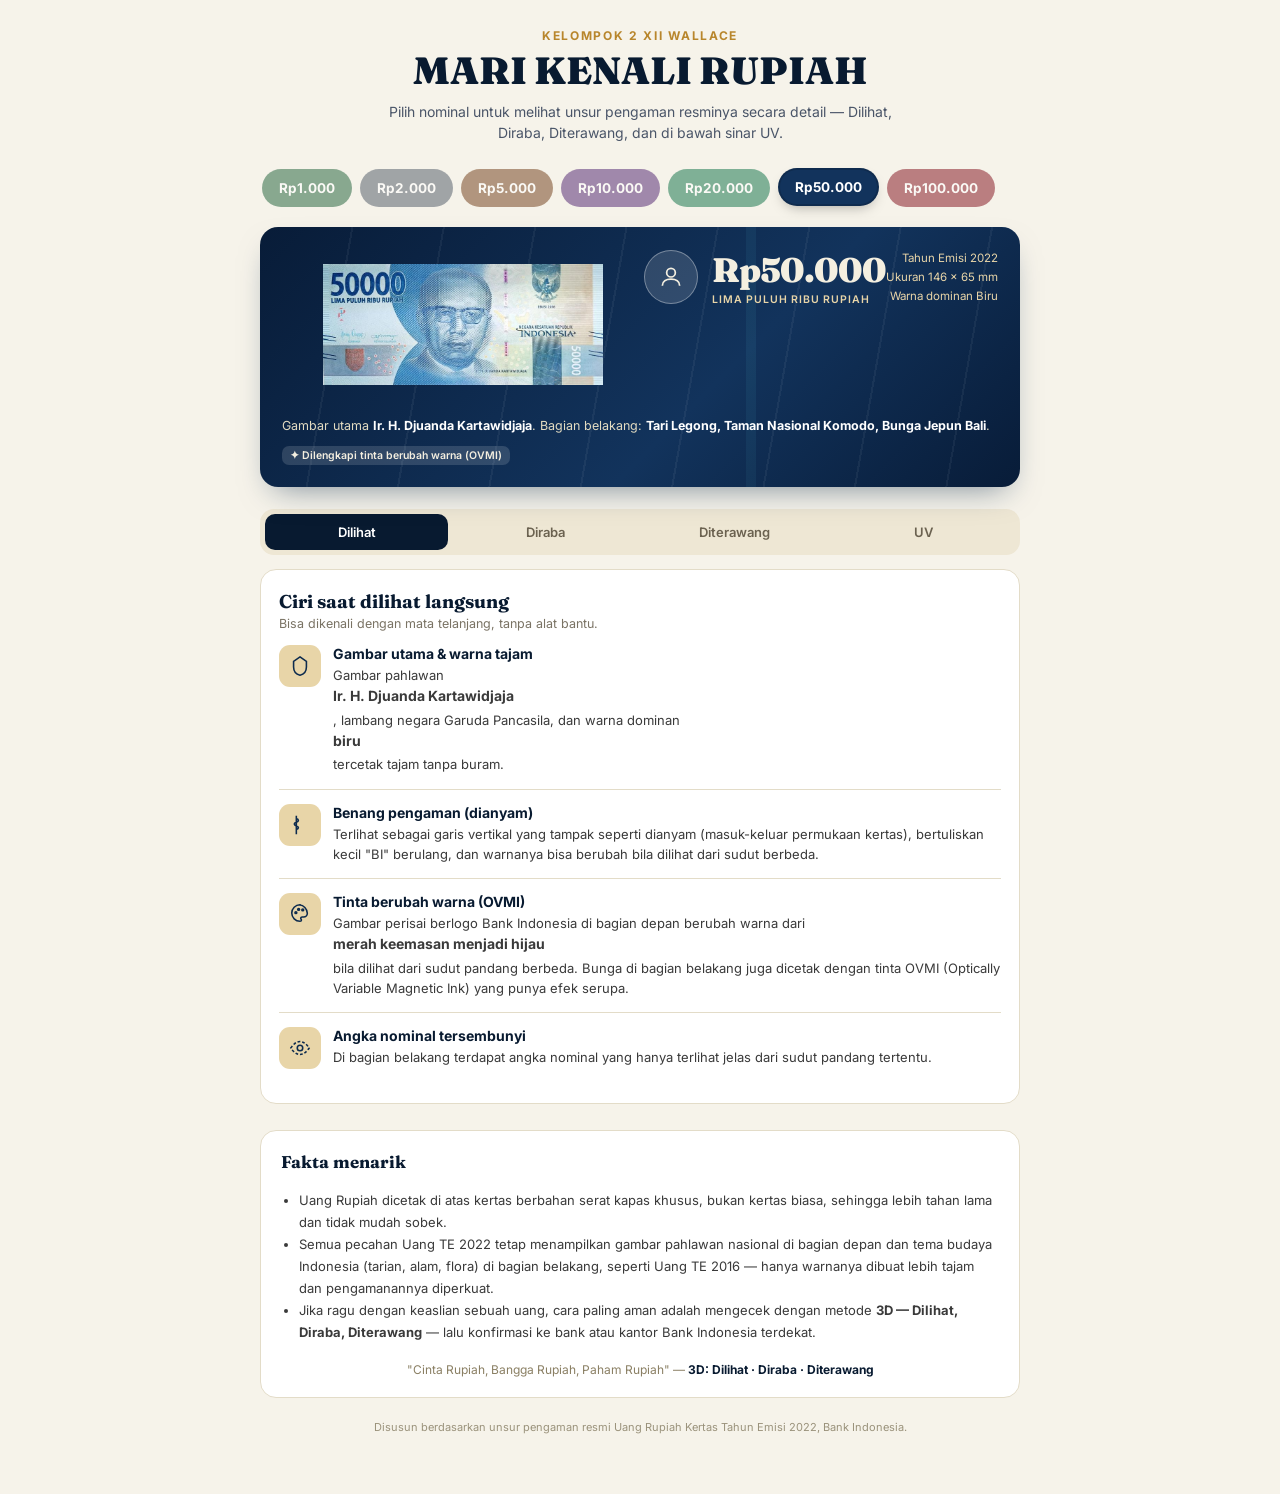
<file: index.html>
<!DOCTYPE html>
<html lang="id">
<head>
  <link rel="stylesheet" href="style.css">
<meta charset="UTF-8">
<meta name="viewport" content="width=device-width, initial-scale=1.0">
<title>Ciri Keaslian Uang Rupiah — 7 Pecahan TE 2022</title>
<style>
  @import url('https://fonts.googleapis.com/css2?family=Fraunces:opsz,wght@9..144,500;9..144,700;9..144,900&family=Inter:wght@400;500;600;700&display=swap');

  :root{
    --ink:#0d2b4e; --ink-deep:#081a30; --paper:#f6f3ea; --card:#ffffff;
    --gold:#b8862c; --gold-soft:#e8d5a8; --uv:#5b2fb0; --uv-glow:#9b6bff;
    --line:#e3dcc8; --accent:#12335c;
  }
  *{box-sizing:border-box;}
  body{margin:0;background:var(--paper);font-family:'Inter',sans-serif;color:var(--ink-deep);padding:28px 14px 60px;}
  .wrap{max-width:760px;margin:0 auto;}

  header{text-align:center;margin-bottom:22px;}
  .eyebrow{font-size:12px;letter-spacing:.14em;text-transform:uppercase;color:var(--gold);font-weight:700;margin-bottom:8px;}
  h1{font-family:'Fraunces',serif;font-weight:900;font-size:clamp(26px,6vw,38px);line-height:1.05;margin:0 0 10px;}
  header p{max-width:520px;margin:0 auto;color:#4a5568;font-size:14px;line-height:1.5;}

  /* Denomination picker */
  .denoms{display:flex;gap:8px;overflow-x:auto;padding:4px 2px 14px;margin-bottom:6px;-webkit-overflow-scrolling:touch;}
  .denoms::-webkit-scrollbar{height:5px;}
  .denoms::-webkit-scrollbar-thumb{background:var(--line);border-radius:4px;}
  .chip{
    flex:none;padding:9px 15px;border-radius:999px;font-weight:700;font-size:13.5px;cursor:pointer;
    border:2px solid transparent;color:#fff;transition:.15s;white-space:nowrap;opacity:.55;
  }
  .chip.active{opacity:1;border-color:rgba(0,0,0,.15);transform:translateY(-1px);box-shadow:0 6px 14px -6px rgba(0,0,0,.35);}

  /* Note schematic */
  .note-card{
    border-radius:18px;padding:22px;color:#f4efe0;margin-bottom:22px;position:relative;overflow:hidden;
    box-shadow:0 14px 32px -14px rgba(13,43,78,.55); transition:background .25s;
  }
  .note-card::before{
    content:"";position:absolute;inset:0;
    background:repeating-linear-gradient(100deg, rgba(255,255,255,.05) 0 2px, transparent 2px 90px);
    pointer-events:none;
  }
  .note-thread{position:absolute;top:0;bottom:0;width:10px;left:64%;background:rgba(232,213,168,.35);mix-blend-mode:overlay;}
  .note-top{display:flex;justify-content:space-between;align-items:flex-start;position:relative;}
  .note-left{display:flex;gap:14px;align-items:center;}
  .portrait{
    width:54px;height:54px;border-radius:50%;background:rgba(255,255,255,.14);
    display:flex;align-items:center;justify-content:center;flex:none;border:1.5px solid rgba(255,255,255,.35);
  }
  .nominal{font-family:'Fraunces',serif;font-weight:900;font-size:34px;letter-spacing:-1px;}
  .nominal small{display:block;font-family:'Inter';font-weight:600;font-size:10.5px;letter-spacing:.08em;color:var(--gold-soft);text-transform:uppercase;margin-top:2px;}
  .meta{text-align:right;font-size:11.5px;color:var(--gold-soft);line-height:1.65;position:relative;}
  .note-bottom{margin-top:16px;font-size:12.5px;color:#e3dcc2;line-height:1.55;position:relative;}
  .note-bottom b{color:#fff;}
  .flag{
    display:inline-flex;align-items:center;gap:5px;background:rgba(255,255,255,.14);
    border-radius:7px;padding:3px 8px;font-size:10.5px;font-weight:600;margin-top:10px;position:relative;
  }

  /* Tabs */
  .tabs{display:flex;gap:6px;background:#eee7d4;padding:5px;border-radius:14px;}
  .tab{flex:1;text-align:center;padding:10px 4px;border-radius:10px;font-size:13px;font-weight:600;cursor:pointer;color:#6b6250;transition:.18s;user-select:none;}
  .tab.active{background:var(--ink-deep);color:#fff;}
  .tab[data-tab="uv"].active{background:var(--uv);}

  .panel{display:none;background:var(--card);border-radius:16px;padding:20px 18px;margin-top:14px;border:1px solid var(--line);}
  .panel.active{display:block;animation:fade .25s ease;}
  @keyframes fade{from{opacity:0;transform:translateY(4px);}to{opacity:1;transform:none;}}
  .panel.uv{background:linear-gradient(160deg,#1a0f38,#120a29);border:1px solid #2e1c5c;color:#e6dcff;}
  .panel.uv h3{color:#c9b3ff;}
  .panel.uv .item{border-color:rgba(155,107,255,.25);}
  .panel.uv .item p{color:#d9ccff;}

  .panel h3{font-family:'Fraunces',serif;font-size:18.5px;margin:0 0 3px;}
  .panel .sub{font-size:12.5px;color:#7a7364;margin-bottom:14px;}

  .item{display:flex;gap:12px;padding:14px 0;border-top:1px solid var(--line);}
  .item:first-of-type{border-top:none;padding-top:0;}
  .icon{
    flex:none;width:42px;height:42px;border-radius:11px;background:var(--gold-soft);
    display:flex;align-items:center;justify-content:center;
  }
  .panel.uv .icon{background:rgba(155,107,255,.18);}
  .icon svg{width:22px;height:22px;}
  .item div p{margin:0;font-size:13px;line-height:1.55;color:#3a3a3a;}
  .item b{display:block;font-size:14px;margin-bottom:3px;}

  .facts{margin-top:26px;background:var(--card);border:1px solid var(--line);border-radius:16px;padding:20px;}
  .facts h3{font-family:'Fraunces',serif;margin-top:0;font-size:17px;}
  .facts ul{margin:0;padding-left:18px;font-size:13px;line-height:1.7;color:#3a3a3a;}
  .tag{display:block;margin-top:18px;text-align:center;font-size:12px;color:#8a7f63;}
  .tag b{color:var(--ink-deep);}
  footer{margin-top:22px;text-align:center;font-size:11px;color:#9a927b;}
</style>
</head>
<body>
<div class="wrap">

  <header>
    <div class="eyebrow">KELOMPOK 2 XII WALLACE</div>
    <h1>MARI KENALI RUPIAH</h1>
    <p>Pilih nominal untuk melihat unsur pengaman resminya secara detail — Dilihat, Diraba, Diterawang, dan di bawah sinar UV.</p>
  </header>

  <div class="denoms" id="denoms"></div>

  <div class="note-card" id="noteCard">
    <div class="note-thread"></div>
    <div class="note-top">
      <img id="moneyImage" class="note-image" src="" alt="Uang Rupiah">
      <div class="note-left">
        <div class="portrait" id="portraitIcon">
          <svg viewBox="0 0 24 24" width="26" height="26" fill="none" stroke="#f4efe0" stroke-width="1.6"><circle cx="12" cy="8" r="4"/><path d="M4 20c0-4 3.5-6 8-6s8 2 8 6"/></svg>
        </div>
        <div class="nominal" id="nominalText">Rp50.000<small id="terbilangText">Lima Puluh Ribu Rupiah</small></div>
      </div>
      <div class="meta" id="metaText"></div>
    </div>
    <div class="note-bottom" id="bottomText"></div>
    <div class="flag" id="ovmiFlag" style="display:none;">✦ Dilengkapi tinta berubah warna (OVMI)</div>
  </div>

  <div class="tabs">
    <div class="tab active" data-tab="dilihat">Dilihat</div>
    <div class="tab" data-tab="diraba">Diraba</div>
    <div class="tab" data-tab="diterawang">Diterawang</div>
    <div class="tab" data-tab="uv">UV</div>
  </div>

  <div class="panel active" id="panel-dilihat">
    <h3>Ciri saat dilihat langsung</h3>
    <div class="sub">Bisa dikenali dengan mata telanjang, tanpa alat bantu.</div>
    <div id="content-dilihat"></div>
  </div>

  <div class="panel" id="panel-diraba">
    <h3>Ciri saat diraba</h3>
    <div class="sub">Dirasakan dengan ujung jari — hasil cetak intaglio (cetak timbul).</div>
    <div id="content-diraba"></div>
  </div>

  <div class="panel" id="panel-diterawang">
    <h3>Ciri saat diterawang ke cahaya</h3>
    <div class="sub">Arahkan uang ke sumber cahaya (matahari/lampu).</div>
    <div id="content-diterawang"></div>
  </div>

  <div class="panel uv" id="panel-uv">
    <h3>Ciri di bawah sinar ultraviolet (UV)</h3>
    <div class="sub">Perlu bantuan lampu UV — biasa dipakai kasir/bank untuk verifikasi cepat.</div>
    <div id="content-uv"></div>
  </div>

  <div class="facts">
    <h3>Fakta menarik</h3>
    <ul>
      <li>Uang Rupiah dicetak di atas kertas berbahan serat kapas khusus, bukan kertas biasa, sehingga lebih tahan lama dan tidak mudah sobek.</li>
      <li>Semua pecahan Uang TE 2022 tetap menampilkan gambar pahlawan nasional di bagian depan dan tema budaya Indonesia (tarian, alam, flora) di bagian belakang, seperti Uang TE 2016 — hanya warnanya dibuat lebih tajam dan pengamanannya diperkuat.</li>
      <li>Jika ragu dengan keaslian sebuah uang, cara paling aman adalah mengecek dengan metode <b>3D — Dilihat, Diraba, Diterawang</b> — lalu konfirmasi ke bank atau kantor Bank Indonesia terdekat.</li>
    </ul>
    <span class="tag">"Cinta Rupiah, Bangga Rupiah, Paham Rupiah" — <b>3D: Dilihat · Diraba · Diterawang</b></span>
  </div>

  <footer>Disusun berdasarkan unsur pengaman resmi Uang Rupiah Kertas Tahun Emisi 2022, Bank Indonesia.</footer>
</div>

<script>
const ICONS = {
  color: '<svg viewBox="0 0 24 24" fill="none" stroke="#0d2b4e" stroke-width="1.7"><path d="M12 2a9 9 0 100 18c1.2 0 1.6-.7 1.6-1.4 0-.4-.15-.7-.4-1-.25-.3-.4-.6-.4-1 0-.8.7-1.4 1.5-1.4H16a4 4 0 004-4c0-4.9-4.5-9-8-9z"/><circle cx="7.5" cy="10.5" r="1"/><circle cx="10.5" cy="7" r="1"/><circle cx="15" cy="7.5" r="1"/></svg>',
  thread: '<svg viewBox="0 0 24 24" fill="none" stroke="#0d2b4e" stroke-width="1.7"><path d="M8 2v20M8 5c3 1 3 3 0 4s-3 3 0 4 3 3 0 4"/></svg>',
  hidden: '<svg viewBox="0 0 24 24" fill="none" stroke="#0d2b4e" stroke-width="1.7"><path d="M2 12s4-7 10-7 10 7 10 7-4 7-10 7-10-7-10-7z" stroke-dasharray="3 2"/><circle cx="12" cy="12" r="3"/></svg>',
  paint: '<svg viewBox="0 0 24 24" fill="none" stroke="#0d2b4e" stroke-width="1.7"><path d="M12 2l7 5v6c0 5-3 8-7 9-4-1-7-4-7-9V7l7-5z"/></svg>',
  raised: '<svg viewBox="0 0 24 24" fill="none" stroke="#0d2b4e" stroke-width="1.7"><path d="M8 21V9a4 4 0 018 0v6M8 13h8M4 21h16"/></svg>',
  braille: '<svg viewBox="0 0 24 24" fill="none" stroke="#0d2b4e" stroke-width="1.7"><circle cx="7" cy="7" r="1.4" fill="#0d2b4e"/><circle cx="7" cy="12" r="1.4" fill="#0d2b4e"/><circle cx="7" cy="17" r="1.4" fill="#0d2b4e"/><circle cx="14" cy="7" r="1.4" fill="#0d2b4e"/><circle cx="14" cy="17" r="1.4" fill="#0d2b4e"/></svg>',
  watermark: '<svg viewBox="0 0 24 24" fill="none" stroke="#0d2b4e" stroke-width="1.7"><circle cx="12" cy="9" r="4" stroke-dasharray="2 2"/><path d="M5 20c0-3.5 3-5.5 7-5.5s7 2 7 5.5" stroke-dasharray="2 2"/></svg>',
  ornament: '<svg viewBox="0 0 24 24" fill="none" stroke="#0d2b4e" stroke-width="1.7"><path d="M12 3l2 4 4 .6-3 3 .7 4.4L12 13l-3.7 2-.7-4.4-3-3L8.6 7z" stroke-dasharray="2 2"/></svg>',
  puzzle: '<svg viewBox="0 0 24 24" fill="none" stroke="#0d2b4e" stroke-width="1.7"><path d="M4 8h6V4.5a1.5 1.5 0 013 0V8h7v6h-3.5a1.5 1.5 0 000 3H20v5H4v-5h3.5a1.5 1.5 0 000-3H4z"/></svg>',
  uvflower: '<svg viewBox="0 0 24 24" fill="none" stroke="#c9b3ff" stroke-width="1.7"><circle cx="12" cy="12" r="2.4"/><path d="M12 4c1.5 1.5 1.5 3.5 0 5M12 20c1.5-1.5 1.5-3.5 0-5M4 12c1.5-1.5 3.5-1.5 5 0M20 12c-1.5 1.5-3.5 1.5-5 0"/></svg>',
  uvtext: '<svg viewBox="0 0 24 24" fill="none" stroke="#c9b3ff" stroke-width="1.7"><path d="M5 4v9a4 4 0 008 0V4M15 4v12h5"/></svg>',
  uvnum: '<svg viewBox="0 0 24 24" fill="none" stroke="#c9b3ff" stroke-width="1.7"><rect x="3" y="6" width="18" height="12" rx="2"/><path d="M7 10v4M11 10v4M17 10l-2 4M15 10l2 4"/></svg>',
  uvfiber: '<svg viewBox="0 0 24 24" fill="none" stroke="#c9b3ff" stroke-width="1.7"><path d="M4 6c4 3 4 9 8 12M20 6c-4 3-4 9-8 12" stroke-dasharray="1.5 2"/><circle cx="12" cy="12" r="1.2" fill="#c9b3ff"/></svg>',
};

const notes = {
  "1000":  {nominal:"Rp1.000", image: "1ribu.jpg", terbilang:"Seribu Rupiah", tokoh:"Tjut Meutia", warna:"Hijau", hex:"#2f6b46", hexDark:"#1c4a2e", ukuran:"121 × 65 mm", belakang:"Tari Tifa, pemandangan alam Banda Neira, Bunga Anggrek Larat", benangType:"lurus", ovmi:false},
  "2000":  {nominal:"Rp2.000", image: "2ribu.jpg",terbilang:"Dua Ribu Rupiah", tokoh:"Mohammad Hoesni Thamrin", warna:"Abu-abu", hex:"#5b6470", hexDark:"#3d4450", ukuran:"126 × 65 mm", belakang:"Tari Piring, Ngarai Sianok, Bunga Jeumpa", benangType:"lurus", ovmi:false},
  "5000":  {nominal:"Rp5.000", image: "5ribu.jpg", terbilang:"Lima Ribu Rupiah", tokoh:"Dr. K.H. Idham Chalid", warna:"Cokelat", hex:"#7a4a26", hexDark:"#4f2f18", ukuran:"131 × 65 mm", belakang:"Tari Gambyong, Gunung Bromo, Bunga Sedap Malam", benangType:"lurus", ovmi:false},
  "10000": {nominal:"Rp10.000", image: "10ribu.jpg",  terbilang:"Sepuluh Ribu Rupiah", tokoh:"Frans Kaisiepo", warna:"Ungu", hex:"#5b3178", hexDark:"#3b1f52", ukuran:"136 × 65 mm", belakang:"Tari Pakarena, Taman Nasional Wakatobi, Bunga Cempaka Hutan Kasar", benangType:"lurus", ovmi:false},
  "20000": {nominal:"Rp20.000", image: "20ribu.jpg", terbilang:"Dua Puluh Ribu Rupiah", tokoh:"Dr. G.S.S.J. Ratulangi", warna:"Hijau", hex:"#1f7a52", hexDark:"#124f36", ukuran:"141 × 65 mm", belakang:"Tari Gong, Kepulauan Derawan, Bunga Anggrek Hitam", benangType:"anyam", ovmi:false},
  "50000": {nominal:"Rp50.000", image: "50ribu.jpg", terbilang:"Lima Puluh Ribu Rupiah", tokoh:"Ir. H. Djuanda Kartawidjaja", warna:"Biru", hex:"#12335c", hexDark:"#081c38", ukuran:"146 × 65 mm", belakang:"Tari Legong, Taman Nasional Komodo, Bunga Jepun Bali", benangType:"anyam", ovmi:true,
    uv:[["Bunga Jepun Bali","Muncul berpendar pada sisi belakang uang, tidak terlihat dalam cahaya biasa.","uvflower"],
        ["Kotak bertuliskan \"BI\"","Bidang persegi panjang berisi tulisan \"BI\" ikut berpendar terang.","uvtext"],
        ["Angka \"50000\" & tulisan BANK INDONESIA","Nominal dan nama penerbit menyala jelas di bawah sinar UV.","uvnum"],
        ["Serat pengaman & nomor seri","Serat-serat halus berpendar warna-warni; nomor seri menyala terang.","uvfiber"]]},
  "100000":{nominal:"Rp100.000", image: "100ribu.jpg", terbilang:"Seratus Ribu Rupiah", tokoh:"Ir. Soekarno & Drs. Mohammad Hatta", warna:"Merah", hex:"#8a1f2b", hexDark:"#5c1219", ukuran:"151 × 65 mm", belakang:"Tari Topeng Betawi, pemandangan alam Raja Ampat, Bunga Anggrek Bulan", benangType:"anyam", ovmi:true,
    uv:[["Bunga Anggrek Bulan","Gambar bunga anggrek bulan di bagian atas belakang uang berpendar saat disinari UV.","uvflower"],
        ["Peta & simbol kepulauan","Ornamen bulan-bintang di atas gambar Raja Ampat, serta gambar elang, ikut menyala.","uvtext"],
        ["Tulisan \"BI\" & nomor seri","Tulisan \"BI\" berwarna hijau terang serta nomor seri menyala di bawah UV.","uvnum"],
        ["Serat pengaman","Serat-serat halus di kertas berpendar dalam beberapa warna.","uvfiber"]]}
};

let current = "50000";
let activeTab = "dilihat";

const denomsEl = document.getElementById('denoms');
Object.keys(notes).forEach(key=>{
  const n = notes[key];
  const chip = document.createElement('div');
  chip.className = 'chip' + (key===current ? ' active' : '');
  chip.style.background = n.hex;
  chip.textContent = n.nominal;
  chip.dataset.key = key;
  chip.addEventListener('click', ()=>{ current = key; render(); });
  denomsEl.appendChild(chip);
});

function genericUV(n){
  return [
    ["Serat pengaman berpendar", "Serat-serat halus yang tersebar di kertas uang akan berpendar warna-warni di bawah sinar UV.", "uvfiber"],
    ["Nomor seri menyala", "Nomor seri uang tampak menyala terang saat disinari lampu UV.", "uvnum"],
    ["Ornamen bunga & tulisan tersembunyi", `Sebagian ornamen khas pecahan ini (termasuk motif bunga di bagian belakang) ikut memendar, meski pecahan ${n.nominal} tidak memakai tinta berubah warna (OVMI) seperti Rp50.000 dan Rp100.000.`, "uvflower"],
  ];
}

function renderItems(container, items){
  container.innerHTML = items.map(([title, desc, icon])=>`
    <div class="item">
      <div class="icon">${ICONS[icon]}</div>
      <div><b>${title}</b><p>${desc}</p></div>
    </div>`).join('');
}

function render(){
  const n = notes[current];
  document.getElementById("moneyImage").src = n.image;

  document.querySelectorAll('.chip').forEach(c=>c.classList.toggle('active', c.dataset.key===current));

  const card = document.getElementById('noteCard');
  card.style.background = `linear-gradient(135deg, ${n.hexDark}, ${n.hex} 60%, ${n.hexDark})`;
  document.getElementById('nominalText').innerHTML = n.nominal + '<small id="terbilangText">' + n.terbilang + '</small>';
  document.getElementById('metaText').innerHTML = `Tahun Emisi 2022<br>Ukuran ${n.ukuran}<br>Warna dominan ${n.warna}`;
  document.getElementById('bottomText').innerHTML = `Gambar utama <b>${n.tokoh}</b>. Bagian belakang: <b>${n.belakang}</b>.`;
  document.getElementById('ovmiFlag').style.display = n.ovmi ? 'inline-flex' : 'none';

  // Dilihat
  const dilihatItems = [
    ["Gambar utama & warna tajam", `Gambar pahlawan <b>${n.tokoh}</b>, lambang negara Garuda Pancasila, dan warna dominan <b>${n.warna.toLowerCase()}</b> tercetak tajam tanpa buram.`, "paint"],
    [n.benangType==="anyam" ? "Benang pengaman (dianyam)" : "Benang pengaman",
     n.benangType==="anyam"
      ? "Terlihat sebagai garis vertikal yang tampak seperti dianyam (masuk-keluar permukaan kertas), bertuliskan kecil \"BI\" berulang, dan warnanya bisa berubah bila dilihat dari sudut berbeda."
      : "Tertanam lurus di dalam kertas, tampak sebagai garis putus-putus bila diterawangkan ke cahaya, bertuliskan kecil \"BI\".",
     "thread"],
  ];
  if(n.ovmi){
    dilihatItems.push(["Tinta berubah warna (OVMI)", `Gambar perisai berlogo Bank Indonesia di bagian depan berubah warna dari <b>merah keemasan menjadi hijau</b> bila dilihat dari sudut pandang berbeda. Bunga di bagian belakang juga dicetak dengan tinta OVMI (Optically Variable Magnetic Ink) yang punya efek serupa.`, "color"]);
    dilihatItems.push(["Angka nominal tersembunyi", "Di bagian belakang terdapat angka nominal yang hanya terlihat jelas dari sudut pandang tertentu.", "hidden"]);
  } else {
    dilihatItems.push(["Gradasi warna & motif khas", `Kombinasi warna ${n.warna.toLowerCase()} dengan gradasi halus dan motif budaya khas daerah mempersulit upaya pemalsuan dengan alat cetak biasa.`, "ornament"]);
  }
  renderItems(document.getElementById('content-dilihat'), dilihatItems);

  // Diraba
  renderItems(document.getElementById('content-diraba'), [
    ["Cetakan terasa kasar", `Bagian gambar utama (${n.tokoh}), lambang Garuda Pancasila, tulisan "BANK INDONESIA", angka nominal, dan huruf terbilang "${n.terbilang.toUpperCase()}" tercetak timbul dan terasa kasar jika diraba.`, "raised"],
    ["Kode tuna netra (blind code)", "Berupa dua pasang garis timbul kecil di sisi kanan dan kiri uang, membantu penyandang tunanetra mengenali nilai nominal lewat perabaan.", "braille"],
  ]);

  // Diterawang
  renderItems(document.getElementById('content-diterawang'), [
    ["Tanda air (watermark)", `Muncul gambar wajah pahlawan <b>${n.tokoh}</b> yang tampak transparan di area kosong sisi kiri uang.`, "watermark"],
    ["Electrotype (ornamen tersembunyi)", "Di dekat watermark muncul ornamen berbentuk motif/angka nominal yang hanya terlihat saat diterawang.", "ornament"],
    ["Gambar saling isi (rectoverso)", "Logo Bank Indonesia yang tampak terpisah di bagian depan dan belakang akan saling melengkapi menjadi satu logo utuh jika diterawangkan ke arah cahaya.", "puzzle"],
  ]);

  // UV
  renderItems(document.getElementById('content-uv'), n.uv ? n.uv : genericUV(n));
}

document.querySelectorAll('.tab').forEach(tab=>{
  tab.addEventListener('click',()=>{
    document.querySelectorAll('.tab').forEach(t=>t.classList.remove('active'));
    document.querySelectorAll('.panel').forEach(p=>p.classList.remove('active'));
    tab.classList.add('active');
    document.getElementById('panel-' + tab.dataset.tab).classList.add('active');
  });
});

render();
</script>
</body>
</html>
</file>
<file: style.css>
.note-image{
    width:280px;
    height:auto;
    display:block;
    margin:15px auto;
}
</file>
